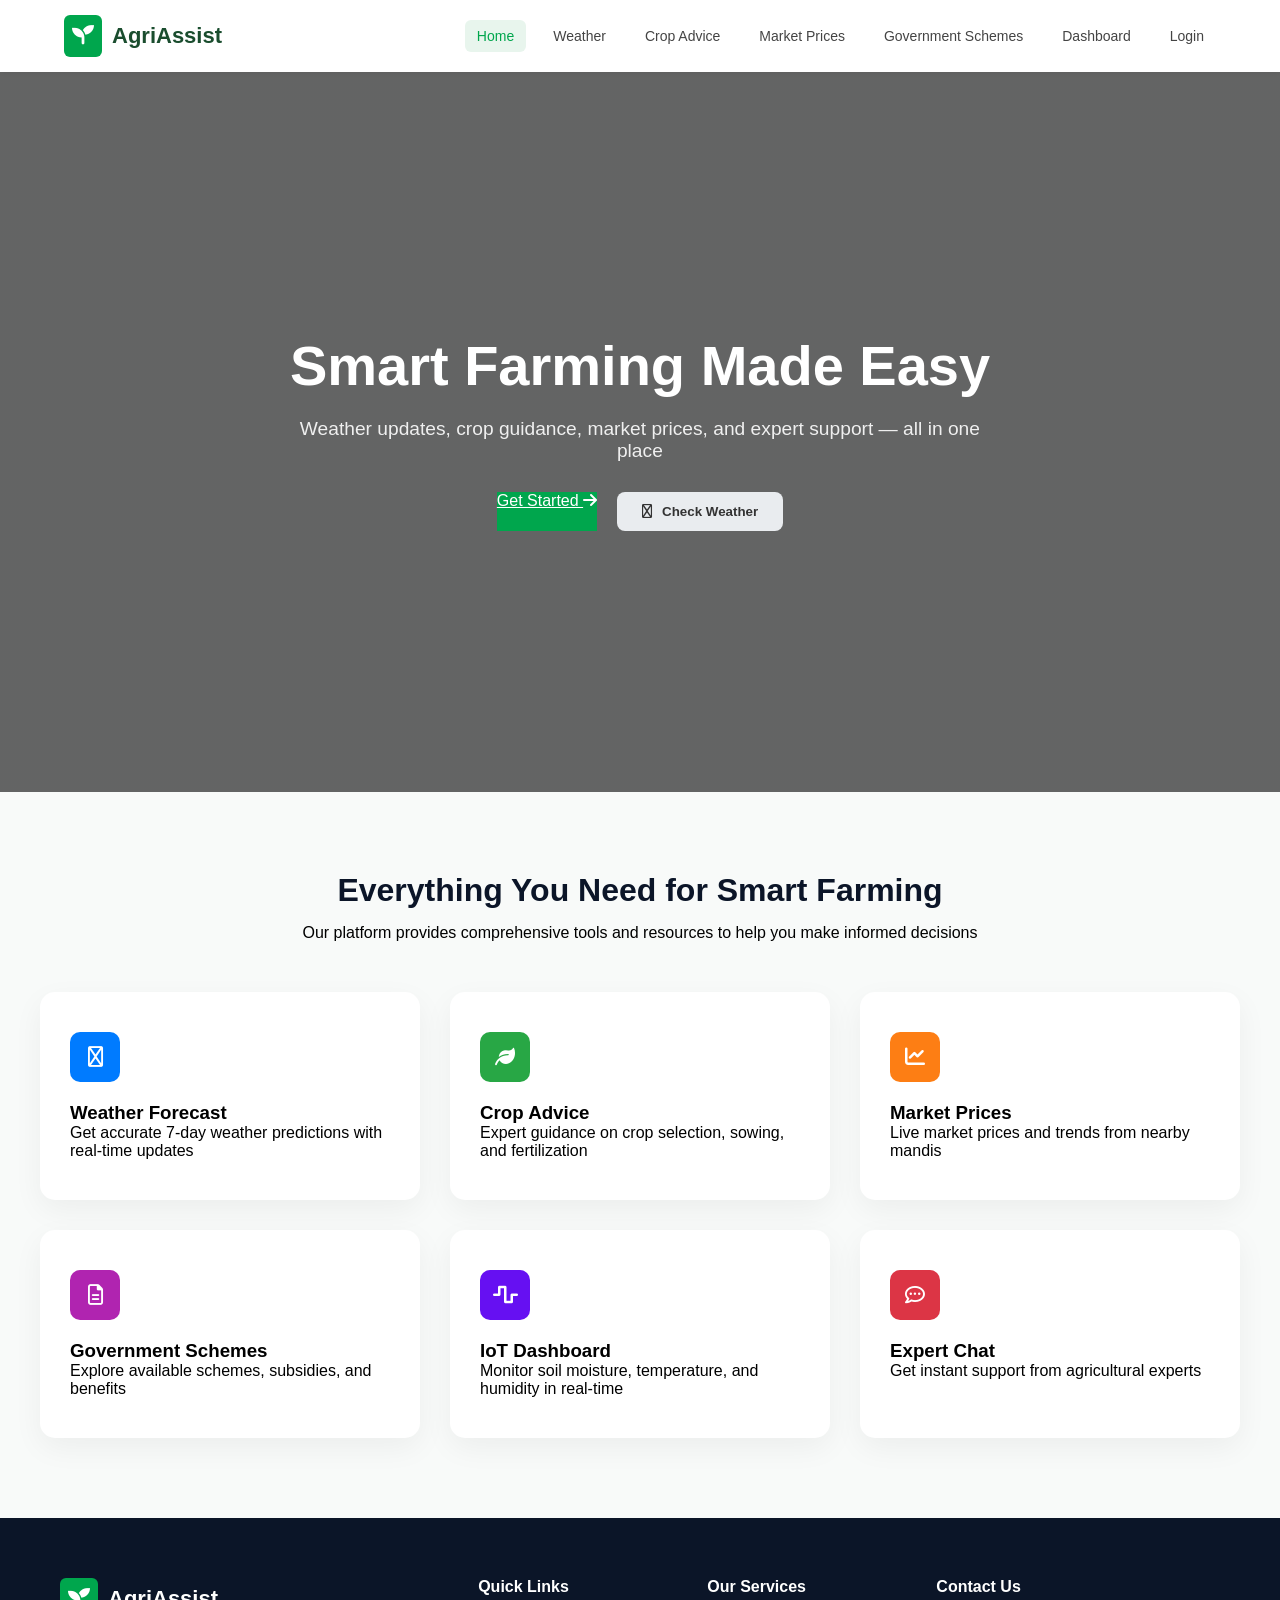
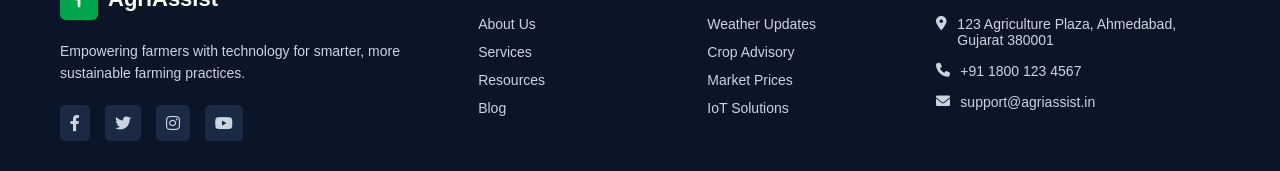
<file: index.html>
<!DOCTYPE html>
<html lang="en">
<head>
    <meta charset="UTF-8">
    <meta name="viewport" content="width=device-width, initial-scale=1.0">
    <title>AgriAssist - Smart Farming</title>
    <link rel="stylesheet" href="style.css">
    <link rel="stylesheet" href="https://cdnjs.cloudflare.com/ajax/libs/font-awesome/6.0.0/css/all.min.css">
    <link rel="icon" href="favicon.png">

</head>
<body>

    <header>
        <nav class="navbar">
            <div class="logo">
                <div class="logo-icon"><i class="fas fa-seedling"></i></div>
                <span>AgriAssist</span>
            </div>

               <ul class="nav-links">
    <li><a href="index.html" class="active">Home</a></li> 
    <li><a href="weather.html">Weather</a></li>
    <li><a href="cropadvice.html">Crop Advice</a></li>
    <li><a href="marketPrices.html">Market Prices</a></li>
    <li><a href="GovernmentSchemes.html">Government Schemes</a></li>
    <li><a href="dashboard.html">Dashboard</a></li>
    <li><a href="login.html">Login</a></li>
</ul>
            </ul>
        </nav>
    </header>

    <section class="hero">
        <div class="hero-content">
            <h1>Smart Farming Made Easy</h1>
            <p>Weather updates, crop guidance, market prices, and expert support — all in one place</p>
            <div class="hero-btns">
                <a class="btn-green" href="login.html">Get Started <i class="fas fa-arrow-right"></i></a>
                <button class="btn-white"><i class="far fa-cloud"></i> Check Weather</button>
            </div>
        </div>
    </section>

    <section class="features container">
        <div class="section-header">
            <h2>Everything You Need for Smart Farming</h2>
            <p>Our platform provides comprehensive tools and resources to help you make informed decisions</p>
        </div>

        <div class="features-grid">
            <div class="feature-card">
                <div class="icon-box blue"><i class="far fa-cloud"></i></div>
                <h3>Weather Forecast</h3>
                <p>Get accurate 7-day weather predictions with real-time updates</p>
            </div>
            <div class="feature-card">
                <div class="icon-box green"><i class="fas fa-leaf"></i></div>
                <h3>Crop Advice</h3>
                <p>Expert guidance on crop selection, sowing, and fertilization</p>
            </div>
            <div class="feature-card">
                <div class="icon-box orange"><i class="fas fa-chart-line"></i></div>
                <h3>Market Prices</h3>
                <p>Live market prices and trends from nearby mandis</p>
            </div>
            <div class="feature-card">
                <div class="icon-box purple"><i class="far fa-file-alt"></i></div>
                <h3>Government Schemes</h3>
                <p>Explore available schemes, subsidies, and benefits</p>
            </div>
            <div class="feature-card">
                <div class="icon-box indigo"><i class="fas fa-wave-square"></i></div>
                <h3>IoT Dashboard</h3>
                <p>Monitor soil moisture, temperature, and humidity in real-time</p>
            </div>
            <div class="feature-card">
                <div class="icon-box red"><i class="far fa-comment-dots"></i></div>
                <h3>Expert Chat</h3>
                <p>Get instant support from agricultural experts</p>
            </div>
        </div>
    </section>

    <footer>
        <div class="footer-container container">
            <div class="footer-brand">
                <div class="logo white-text">
                    <div class="logo-icon"><i class="fas fa-seedling"></i></div>
                    <span>AgriAssist</span>
                </div>
                <p>Empowering farmers with technology for smarter, more sustainable farming practices.</p>
                <div class="social-icons">
                    <i class="fab fa-facebook-f"></i>
                    <i class="fab fa-twitter"></i>
                    <i class="fab fa-instagram"></i>
                    <i class="fab fa-youtube"></i>
                </div>
            </div>
            <div class="footer-links">
                <h4>Quick Links</h4>
                <ul>
                    <li>About Us</li>
                    <li>Services</li>
                    <li>Resources</li>
                    <li>Blog</li>
                </ul>
            </div>
            <div class="footer-links">
                <h4>Our Services</h4>
                <ul>
                    <li>Weather Updates</li>
                    <li>Crop Advisory</li>
                    <li>Market Prices</li>
                    <li>IoT Solutions</li>
                </ul>
            </div>
            <div class="footer-contact">
                <h4>Contact Us</h4>
                <p><i class="fas fa-map-marker-alt"></i> 123 Agriculture Plaza, Ahmedabad, Gujarat 380001</p>
                <p><i class="fas fa-phone"></i> +91 1800 123 4567</p>
                <p><i class="fas fa-envelope"></i> support@agriassist.in</p>
            </div>
        </div>
    </footer>

</body>

</html>
</file>
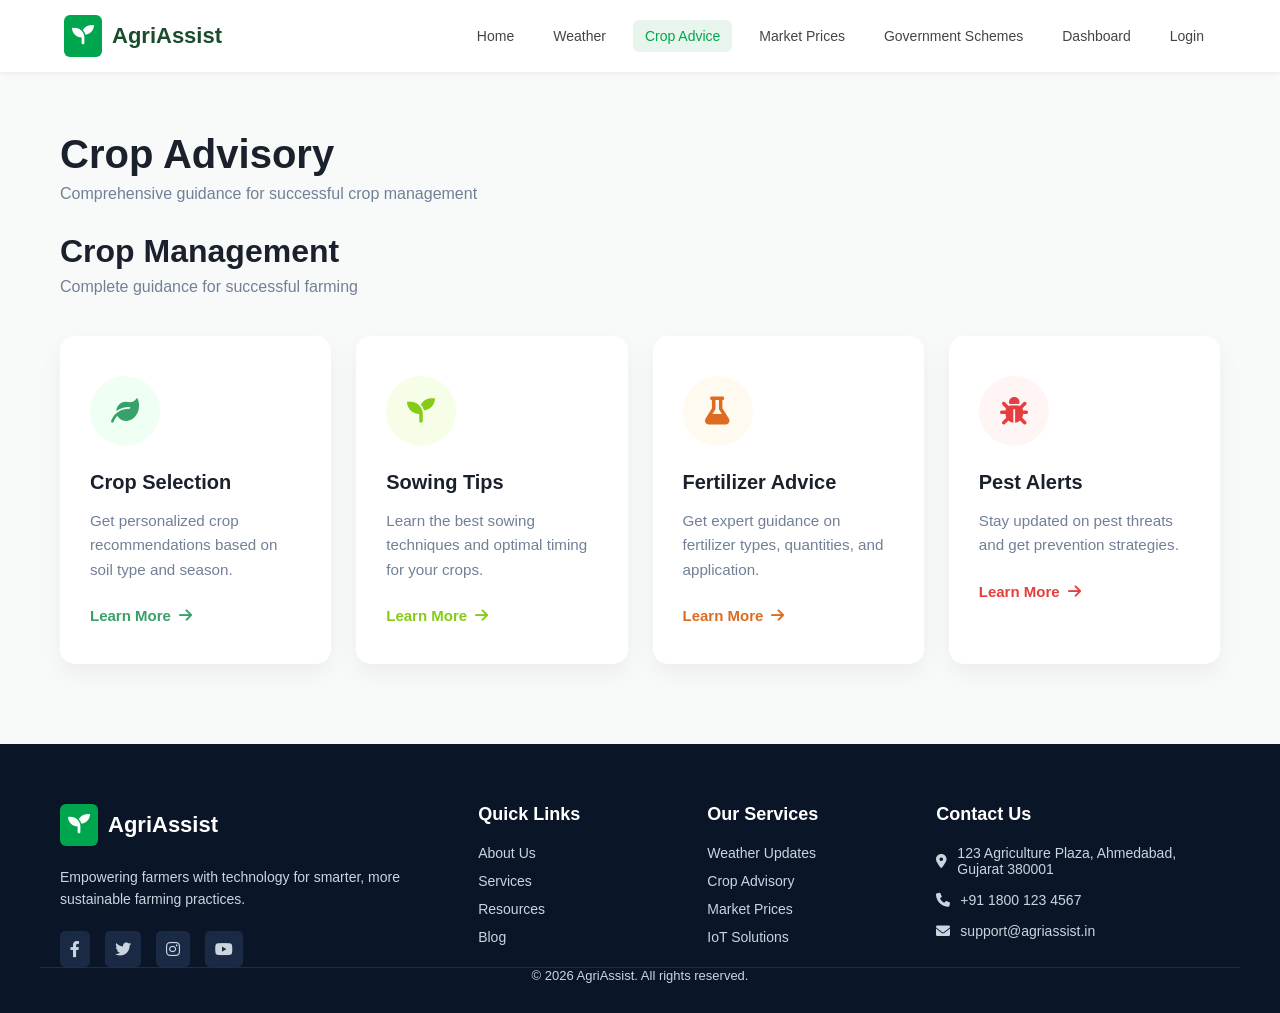
<file: cropadvice.html>
<!DOCTYPE html>
<html lang="en">

<head>
  <meta charset="UTF-8">
  <meta name="viewport" content="width=device-width, initial-scale=1.0">
  <title>Crop Advisory | AgriAssist</title>
  <link rel="stylesheet" href="cropadvice.css">
  <link rel="stylesheet" href="style.css">
  <link rel="stylesheet" href="https://cdnjs.cloudflare.com/ajax/libs/font-awesome/6.0.0/css/all.min.css">
  <link rel="icon" href="favicon.png">

</head>

<body>

  <header>
    <nav class="navbar">
      <div class="logo">
        <div class="logo-icon"><i class="fas fa-seedling"></i></div>
        <span>AgriAssist</span>
      </div>
     
        <ul class="nav-links">
          <li><a href="index.html">Home</a></li>
          <li><a href="weather.html">Weather</a></li>
          <li><a href="cropadvice.html" class="active">Crop Advice</a></li>
          <li><a href="marketPrices.html">Market Prices</a></li>
          <li><a href="GovernmentSchemes.html">Government Schemes</a></li>
          <li><a href="dashboard.html">Dashboard</a></li>
          <li><a href="login.html">Login</a></li>
        </ul>
      </ul>
    </nav>
  </header>

  <main class="container">
    <div class="section-title-area">
      <h1>Crop Advisory</h1>
      <p>Comprehensive guidance for successful crop management</p>
      <h2 class="sub-title">Crop Management</h2>
      <p class="sub-text">Complete guidance for successful farming</p>
    </div>

    <div class="crop-grid">
      <div class="crop-card">
        <div class="crop-icon-bg bg-light-green">
          <i class="fas fa-leaf text-green"></i>
        </div>
        <h3>Crop Selection</h3>
        <p>Get personalized crop recommendations based on soil type and season.</p>
        <a href="#" class="learn-more text-green">Learn More <i class="fas fa-arrow-right"></i></a>
      </div>

      <div class="crop-card">
        <div class="crop-icon-bg bg-light-lime">
          <i class="fas fa-seedling text-lime"></i>
        </div>
        <h3>Sowing Tips</h3>
        <p>Learn the best sowing techniques and optimal timing for your crops.</p>
        <a href="#" class="learn-more text-lime">Learn More <i class="fas fa-arrow-right"></i></a>
      </div>

      <div class="crop-card">
        <div class="crop-icon-bg bg-light-orange">
          <i class="fas fa-flask text-orange"></i>
        </div>
        <h3>Fertilizer Advice</h3>
        <p>Get expert guidance on fertilizer types, quantities, and application.</p>
        <a href="#" class="learn-more text-orange">Learn More <i class="fas fa-arrow-right"></i></a>
      </div>

      <div class="crop-card">
        <div class="crop-icon-bg bg-light-red">
          <i class="fas fa-bug text-red"></i>
        </div>
        <h3>Pest Alerts</h3>
        <p>Stay updated on pest threats and get prevention strategies.</p>
        <a href="#" class="learn-more text-red">Learn More <i class="fas fa-arrow-right"></i></a>
      </div>
    </div>
  </main>



  <!---Footer--->

  <footer>
    <div class="footer-container container">
      <div class="footer-brand">
        <div class="logo white-text">
          <div class="logo-icon"><i class="fas fa-seedling"></i></div>
          <span>AgriAssist</span>
        </div>
        <p>Empowering farmers with technology for smarter, more sustainable farming practices.</p>
        <div class="social-icons">
          <i class="fab fa-facebook-f"></i>
          <i class="fab fa-twitter"></i>
          <i class="fab fa-instagram"></i>
          <i class="fab fa-youtube"></i>
        </div>
      </div>
      <div class="footer-links">
        <h4>Quick Links</h4>
        <ul>
          <li>About Us</li>
          <li>Services</li>
          <li>Resources</li>
          <li>Blog</li>
        </ul>
      </div>
      <div class="footer-links">
        <h4>Our Services</h4>
        <ul>
          <li>Weather Updates</li>
          <li>Crop Advisory</li>
          <li>Market Prices</li>
          <li>IoT Solutions</li>
        </ul>
      </div>
      <div class="footer-contact">
        <h4>Contact Us</h4>
        <p><i class="fas fa-map-marker-alt"></i> 123 Agriculture Plaza, Ahmedabad, Gujarat 380001</p>
        <p><i class="fas fa-phone"></i> +91 1800 123 4567</p>
        <p><i class="fas fa-envelope"></i> support@agriassist.in</p>
      </div>
    </div>
    <div class="footer-bottom container">
      <p>&copy; 2026 AgriAssist. All rights reserved.</p>
    </div>
  </footer>



</body>

</html>
</file>
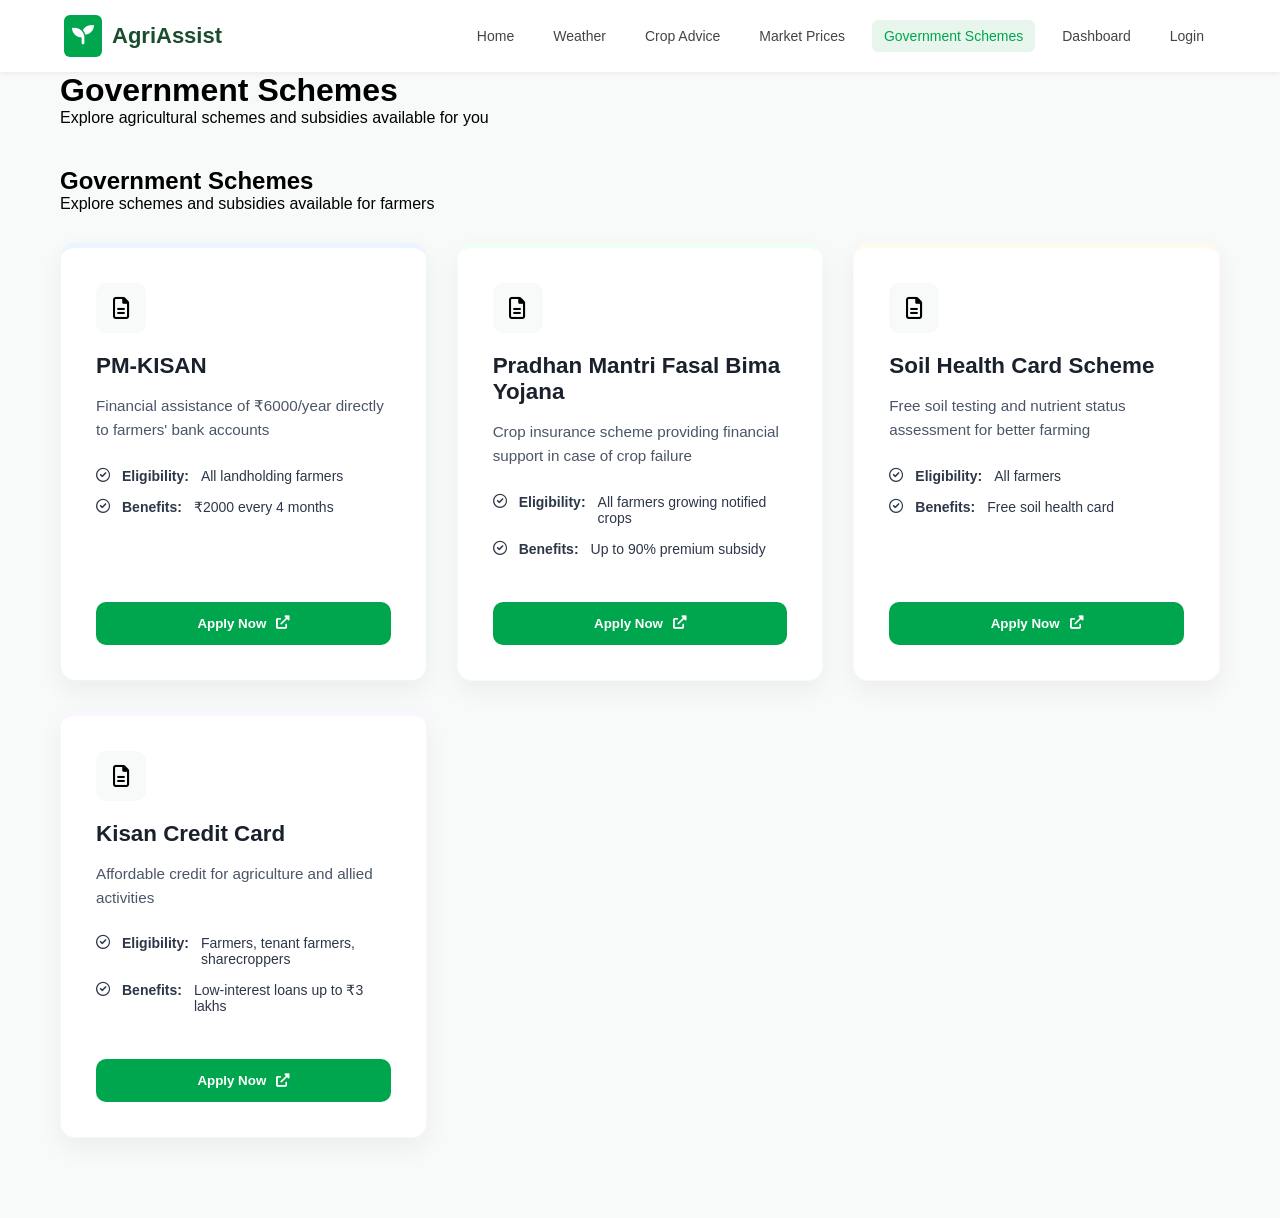
<file: GovernmentSchemes.html>
<!DOCTYPE html>
<html lang="en">

<head>
  <meta charset="UTF-8">
  <meta name="viewport" content="width=device-width, initial-scale=1.0">
  <title>Government Schemes | AgriAssist</title>
  <link rel="stylesheet" href="GovernmentSchemes.css">
  <link rel="stylesheet" href="style.css">
  <link rel="stylesheet" href="https://cdnjs.cloudflare.com/ajax/libs/font-awesome/6.0.0/css/all.min.css">
  <link rel="icon" href="favicon.png">

</head>

<body>

  <header>
    <nav class="navbar">
      <div class="logo">
        <div class="logo-icon"><i class="fas fa-seedling"></i></div>
        <span>AgriAssist</span>
      </div>
      <ul class="nav-links">
        <li><a href="index.html">Home</a></li>
        <li><a href="weather.html">Weather</a></li>
        <li><a href="cropadvice.html">Crop Advice</a></li>
        <li><a href="marketPrices.html">Market Prices</a></li>
        <li><a href="GovernmentSchemes.html" class="active">Government Schemes</a></li>
        <li><a href="Dashboard.html">Dashboard</a></li>
        <li><a href="login.html">Login</a></li> 
      </ul>
    </nav>
  </header>

  <main class="container">
    <div class="section-title-area">
      <h1>Government Schemes</h1>
      <p>Explore agricultural schemes and subsidies available for you</p>

      <div class="schemes-header">
        <h2>Government Schemes</h2>
        <p>Explore schemes and subsidies available for farmers</p>
      </div>
    </div>

    <div class="schemes-grid">
      <div class="scheme-card border-blue">
        <div class="scheme-icon-box"><i class="far fa-file-alt text-green"></i></div>
        <h3>PM-KISAN</h3>
        <p class="description">Financial assistance of ₹6000/year directly to farmers' bank accounts</p>
        <ul class="scheme-details">
          <li><i class="far fa-check-circle text-green"></i> <strong>Eligibility:</strong> All landholding farmers</li>
          <li><i class="far fa-check-circle text-green"></i> <strong>Benefits:</strong> ₹2000 every 4 months</li>
        </ul>
        <button class="btn-apply">Apply Now <i class="fas fa-external-link-alt"></i></button>
      </div>

      <div class="scheme-card border-green">
        <div class="scheme-icon-box"><i class="far fa-file-alt text-green"></i></div>
        <h3>Pradhan Mantri Fasal Bima Yojana</h3>
        <p class="description">Crop insurance scheme providing financial support in case of crop failure</p>
        <ul class="scheme-details">
          <li><i class="far fa-check-circle text-green"></i> <strong>Eligibility:</strong> All farmers growing notified
            crops</li>
          <li><i class="far fa-check-circle text-green"></i> <strong>Benefits:</strong> Up to 90% premium subsidy</li>
        </ul>
        <button class="btn-apply">Apply Now <i class="fas fa-external-link-alt"></i></button>
      </div>

      <div class="scheme-card border-orange">
        <div class="scheme-icon-box"><i class="far fa-file-alt text-green"></i></div>
        <h3>Soil Health Card Scheme</h3>
        <p class="description">Free soil testing and nutrient status assessment for better farming</p>
        <ul class="scheme-details">
          <li><i class="far fa-check-circle text-green"></i> <strong>Eligibility:</strong> All farmers</li>
          <li><i class="far fa-check-circle text-green"></i> <strong>Benefits:</strong> Free soil health card</li>
        </ul>
        <button class="btn-apply">Apply Now <i class="fas fa-external-link-alt"></i></button>
      </div>

      <div class="scheme-card border-purple">
        <div class="scheme-icon-box"><i class="far fa-file-alt text-green"></i></div>
        <h3>Kisan Credit Card</h3>
        <p class="description">Affordable credit for agriculture and allied activities</p>
        <ul class="scheme-details">
          <li><i class="far fa-check-circle text-green"></i> <strong>Eligibility:</strong> Farmers, tenant farmers,
            sharecroppers</li>
          <li><i class="far fa-check-circle text-green"></i> <strong>Benefits:</strong> Low-interest loans up to ₹3
            lakhs</li>
        </ul>
        <button class="btn-apply">Apply Now <i class="fas fa-external-link-alt"></i></button>
      </div>
    </div>
  </main>

</body>

</html>
</file>
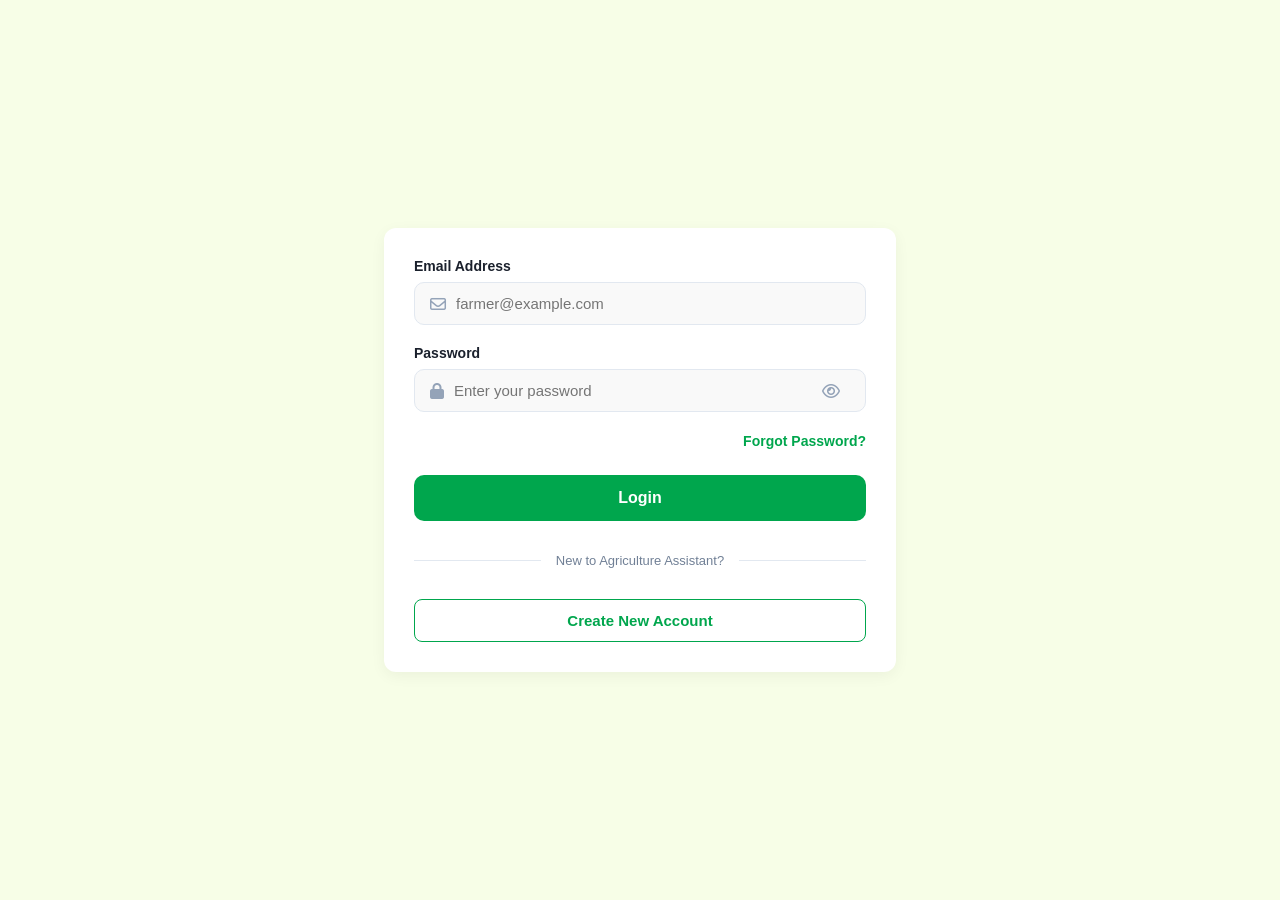
<file: login.html>
<!DOCTYPE html>
<html lang="en">

<head>
    <meta charset="UTF-8">
    <meta name="viewport" content="width=device-width, initial-scale=1.0">
    <title>Agriculture Assistant Login</title>
    <link rel="stylesheet" href="login.css">
    <link rel="stylesheet" href="https://cdnjs.cloudflare.com/ajax/libs/font-awesome/6.0.0/css/all.min.css">
    <link rel="icon" href="favicon.png">

</head>

<body>

<div class="login-card">
    <form onsubmit="event.preventDefault(); location.href='dashboard.html';">

        <div class="input-group">
            <label>Email Address</label>
            <div class="input-wrapper">
                <i class="far fa-envelope"></i>
                <input type="email" placeholder="farmer@example.com" required>
            </div>
        </div>

        <div class="input-group">
            <label>Password</label>
            <div class="input-wrapper">
                <i class="fas fa-lock"></i>
                <input type="password" placeholder="Enter your password" required>
                <i class="far fa-eye toggle-password"></i>
            </div>
        </div>

        <div class="forgot-pw">
            <a href="#">Forgot Password?</a>
        </div>

        <button type="submit" class="btn-login">Login</button>
    </form>

    <div class="divider">
        <span>New to Agriculture Assistant?</span>
    </div>

    <button class="btn-signup">Create New Account</button>
</div>

</body>

</html>
</file>
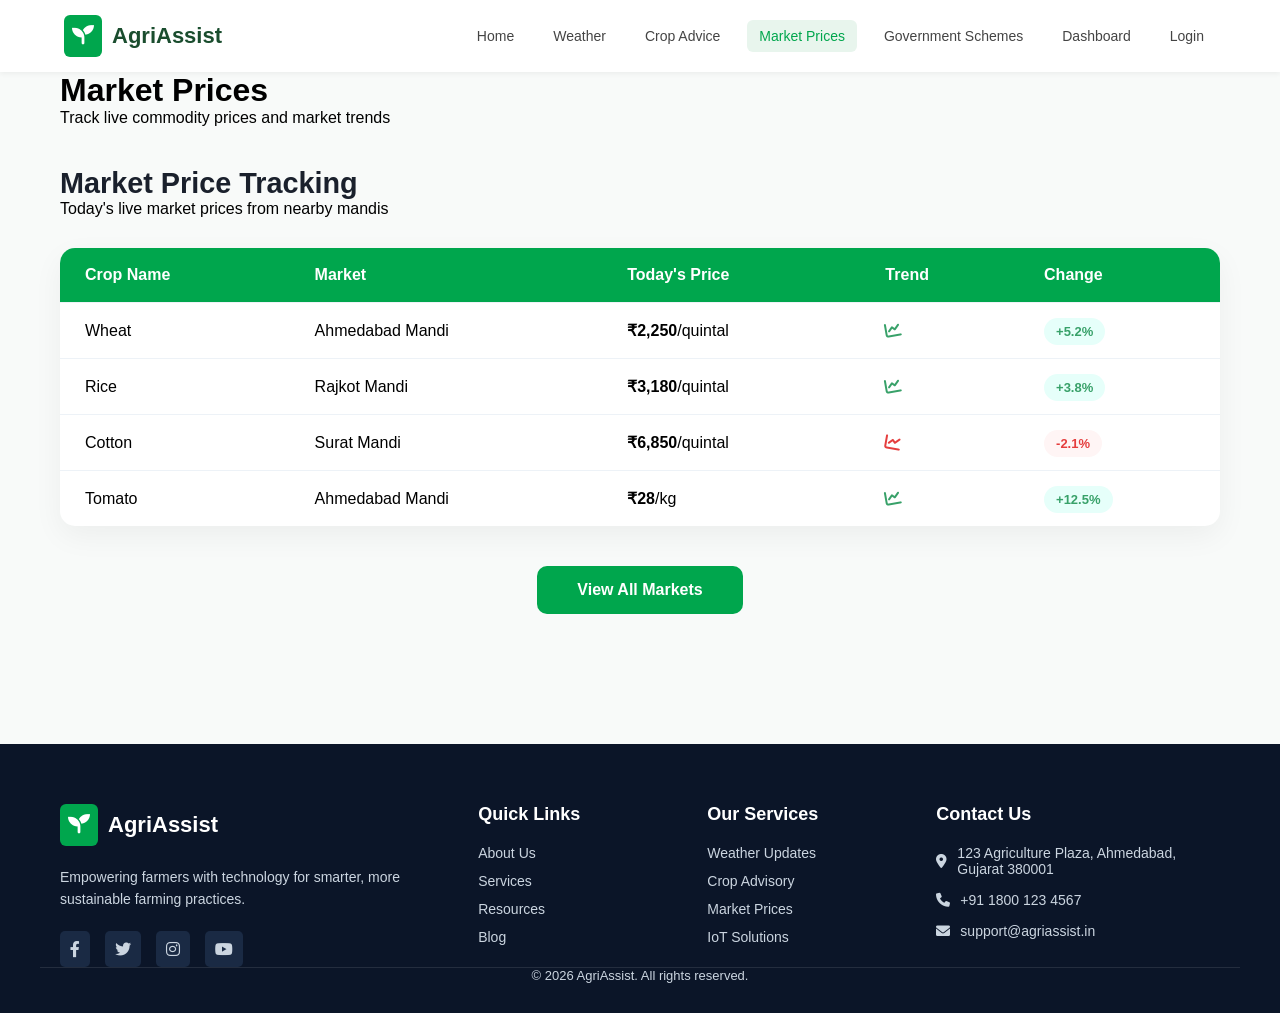
<file: marketPrices.html>
<!DOCTYPE html>
<html lang="en">
<head>
    <meta charset="UTF-8">
    <meta name="viewport" content="width=device-width, initial-scale=1.0">
    <title>Market Prices | AgriAssist</title>
    <link rel="stylesheet" href="marketPrices.css">
    <link rel="stylesheet" href="style.css">
    <link rel="stylesheet" href="https://cdnjs.cloudflare.com/ajax/libs/font-awesome/6.0.0/css/all.min.css">
    <link rel="icon" href="favicon.png">

</head>
<body>

    <header>
        <nav class="navbar">
            <div class="logo">
                <div class="logo-icon"><i class="fas fa-seedling"></i></div>
                <span>AgriAssist</span>
            </div>
            <ul class="nav-links">
                <li><a href="index.html">Home</a></li>
                <li><a href="weather.html">Weather</a></li>
                <li><a href="cropadvice.html">Crop Advice</a></li>
                <li><a href="marketPrices.html" class="active">Market Prices</a></li>
                <li><a href="GovernmentSchemes.html">Government Schemes</a></li>
                <li><a href="Dashboard.html">Dashboard</a></li>
                <li><a href="login.html">Login</a></li>
            </ul>
        </nav>
    </header>

    <main class="container">
        <div class="section-title-area">
            <h1>Market Prices</h1>
            <p>Track live commodity prices and market trends</p>
            
            <div class="market-header">
                <h2>Market Price Tracking</h2>
                <p>Today's live market prices from nearby mandis</p>
            </div>
        </div>

        <div class="table-container">
            <table class="market-table">
                <thead>
                    <tr>
                        <th>Crop Name</th>
                        <th>Market</th>
                        <th>Today's Price</th>
                        <th>Trend</th>
                        <th>Change</th>
                    </tr>
                </thead>
                <tbody>
                    <tr>
                        <td>Wheat</td>
                        <td>Ahmedabad Mandi</td>
                        <td><strong>₹2,250</strong>/quintal</td>
                        <td><i class="fas fa-chart-line trend-up"></i></td>
                        <td><span class="badge badge-up">+5.2%</span></td>
                    </tr>
                    <tr>
                        <td>Rice</td>
                        <td>Rajkot Mandi</td>
                        <td><strong>₹3,180</strong>/quintal</td>
                        <td><i class="fas fa-chart-line trend-up"></i></td>
                        <td><span class="badge badge-up">+3.8%</span></td>
                    </tr>
                    <tr>
                        <td>Cotton</td>
                        <td>Surat Mandi</td>
                        <td><strong>₹6,850</strong>/quintal</td>
                        <td><i class="fas fa-chart-line trend-down"></i></td>
                        <td><span class="badge badge-down">-2.1%</span></td>
                    </tr>
                    <tr>
                        <td>Tomato</td>
                        <td>Ahmedabad Mandi</td>
                        <td><strong>₹28</strong>/kg</td>
                        <td><i class="fas fa-chart-line trend-up"></i></td>
                        <td><span class="badge badge-up">+12.5%</span></td>
                    </tr>
                </tbody>
            </table>
        </div>

        <div class="center-btn">
            <button class="btn-green-large">View All Markets</button>
        </div>
    </main>



    

  <!---Footer--->

  <footer>
    <div class="footer-container container">
      <div class="footer-brand">
        <div class="logo white-text">
          <div class="logo-icon"><i class="fas fa-seedling"></i></div>
          <span>AgriAssist</span>
        </div>
        <p>Empowering farmers with technology for smarter, more sustainable farming practices.</p>
        <div class="social-icons">
          <i class="fab fa-facebook-f"></i>
          <i class="fab fa-twitter"></i>
          <i class="fab fa-instagram"></i>
          <i class="fab fa-youtube"></i>
        </div>
      </div>
      <div class="footer-links">
        <h4>Quick Links</h4>
        <ul>
          <li>About Us</li>
          <li>Services</li>
          <li>Resources</li>
          <li>Blog</li>
        </ul>
      </div>
      <div class="footer-links">
        <h4>Our Services</h4>
        <ul>
          <li>Weather Updates</li>
          <li>Crop Advisory</li>
          <li>Market Prices</li>
          <li>IoT Solutions</li>
        </ul>
      </div>
      <div class="footer-contact">
        <h4>Contact Us</h4>
        <p><i class="fas fa-map-marker-alt"></i> 123 Agriculture Plaza, Ahmedabad, Gujarat 380001</p>
        <p><i class="fas fa-phone"></i> +91 1800 123 4567</p>
        <p><i class="fas fa-envelope"></i> support@agriassist.in</p>
      </div>
    </div>
    <div class="footer-bottom container">
      <p>&copy; 2026 AgriAssist. All rights reserved.</p>
    </div>
  </footer>

    </body>
</html>
</file>
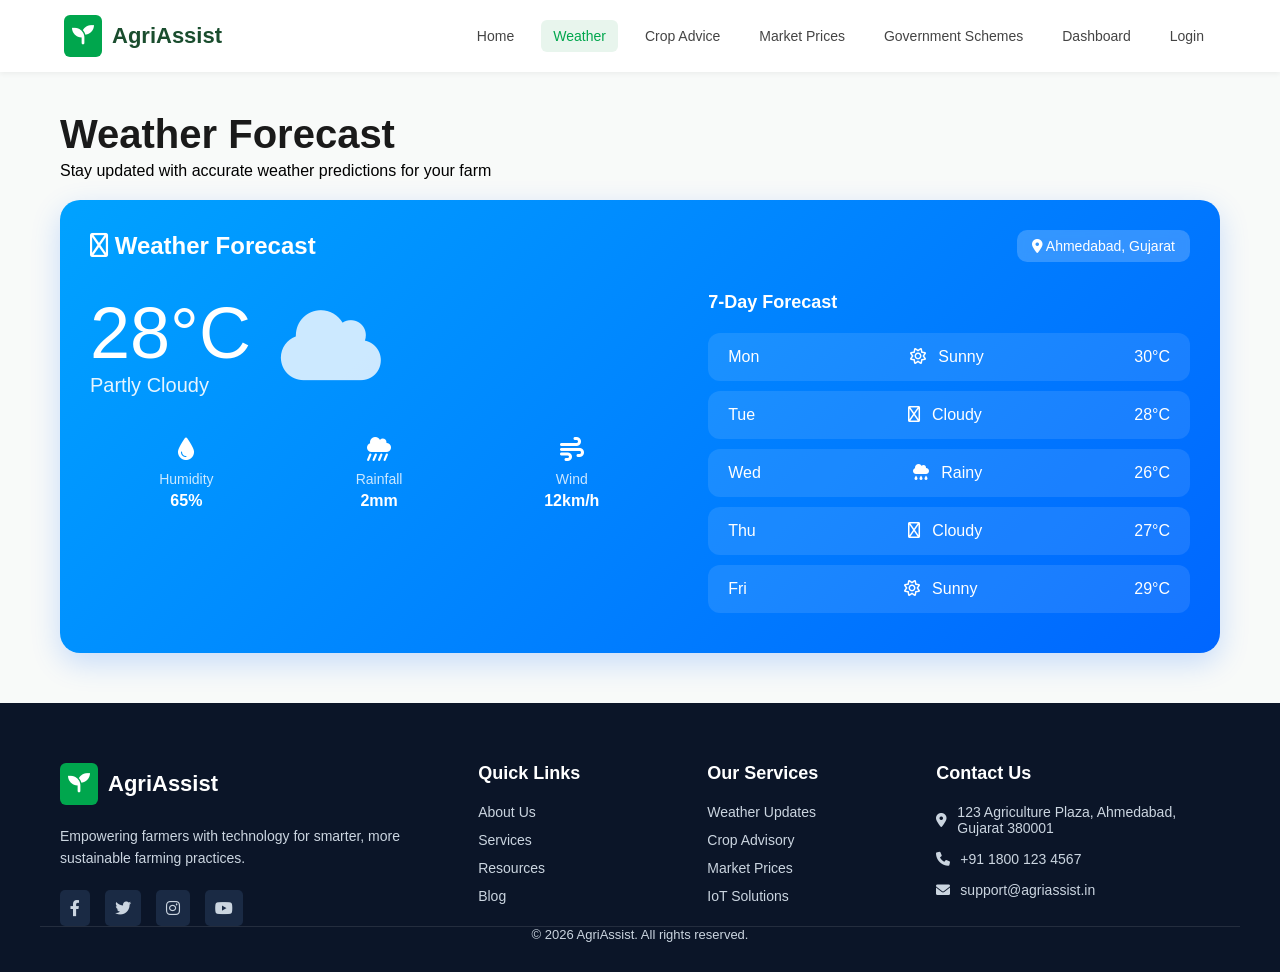
<file: weather.html>
<!DOCTYPE html>
<html lang="en">

<head>
  <meta charset="UTF-8">
  <meta name="viewport" content="width=device-width, initial-scale=1.0">
  <title>Weather Forecast | AgriAssist</title>
  <link rel="stylesheet" href="weather.css">
  <link rel="stylesheet" href="style.css">
  <link rel="stylesheet" href="https://cdnjs.cloudflare.com/ajax/libs/font-awesome/6.0.0/css/all.min.css">
  <link rel="icon" href="favicon.png">

</head>

<body>

  <header>
    <nav class="navbar">
      <div class="logo">
        <div class="logo-icon"><i class="fas fa-seedling"></i></div>
        <span>AgriAssist</span>
      </div>
      
        <ul class="nav-links">
          <li><a href="index.html">Home</a></li>
          <li><a href="weather.html" class="active">Weather</a></li>
          <li><a href="cropadvice.html">Crop Advice</a></li>
          <li><a href="marketPrices.html">Market Prices</a></li>
          <li><a href="GovernmentSchemes.html">Government Schemes</a></li>
          <li><a href="Dashboard.html">Dashboard</a></li>
          <li><a href="login.html">Login</a></li>

        </ul>
      </ul>
    </nav>
  </header>

  <main class="container">
    <div class="weather-title-section">
      <h1>Weather Forecast</h1>
      <p>Stay updated with accurate weather predictions for your farm</p>
    </div>

    <div class="weather-card-main">
      <div class="weather-header-row">
        <h2><i class="far fa-cloud"></i> Weather Forecast</h2>
        <div class="location-badge">
          <i class="fas fa-map-marker-alt"></i> Ahmedabad, Gujarat
        </div>
      </div>

      <div class="weather-grid">
        <div class="current-weather">
          <div class="temp-main">
            <div class="temp-text">
              <h3>28°C</h3>
              <p>Partly Cloudy</p>
            </div>
            <i class="fas fa-cloud temp-icon"></i>
          </div>

          <div class="weather-stats">
            <div class="stat">
              <i class="fas fa-tint"></i>
              <span>Humidity</span>
              <strong>65%</strong>
            </div>
            <div class="stat">
              <i class="fas fa-cloud-showers-heavy"></i>
              <span>Rainfall</span>
              <strong>2mm</strong>
            </div>
            <div class="stat">
              <i class="fas fa-wind"></i>
              <span>Wind</span>
              <strong>12km/h</strong>
            </div>
          </div>
        </div>

        <div class="forecast-list">
          <h4>7-Day Forecast</h4>
          <div class="forecast-item">
            <span>Mon</span>
            <span><i class="far fa-sun"></i> Sunny</span>
            <span>30°C</span>
          </div>
          <div class="forecast-item">
            <span>Tue</span>
            <span><i class="far fa-cloud"></i> Cloudy</span>
            <span>28°C</span>
          </div>
          <div class="forecast-item">
            <span>Wed</span>
            <span><i class="fas fa-cloud-rain"></i> Rainy</span>
            <span>26°C</span>
          </div>
          <div class="forecast-item">
            <span>Thu</span>
            <span><i class="far fa-cloud"></i> Cloudy</span>
            <span>27°C</span>
          </div>
          <div class="forecast-item">
            <span>Fri</span>
            <span><i class="far fa-sun"></i> Sunny</span>
            <span>29°C</span>
          </div>
        </div>
      </div>
    </div>
  </main>

  <!---Footer--->

  <footer>
    <div class="footer-container container">
      <div class="footer-brand">
        <div class="logo white-text">
          <div class="logo-icon"><i class="fas fa-seedling"></i></div>
          <span>AgriAssist</span>
        </div>
        <p>Empowering farmers with technology for smarter, more sustainable farming practices.</p>
        <div class="social-icons">
          <i class="fab fa-facebook-f"></i>
          <i class="fab fa-twitter"></i>
          <i class="fab fa-instagram"></i>
          <i class="fab fa-youtube"></i>
        </div>
      </div>
      <div class="footer-links">
        <h4>Quick Links</h4>
        <ul>
          <li>About Us</li>
          <li>Services</li>
          <li>Resources</li>
          <li>Blog</li>
        </ul>
      </div>
      <div class="footer-links">
        <h4>Our Services</h4>
        <ul>
          <li>Weather Updates</li>
          <li>Crop Advisory</li>
          <li>Market Prices</li>
          <li>IoT Solutions</li>
        </ul>
      </div>
      <div class="footer-contact">
        <h4>Contact Us</h4>
        <p><i class="fas fa-map-marker-alt"></i> 123 Agriculture Plaza, Ahmedabad, Gujarat 380001</p>
        <p><i class="fas fa-phone"></i> +91 1800 123 4567</p>
        <p><i class="fas fa-envelope"></i> support@agriassist.in</p>
      </div>
    </div>
    <div class="footer-bottom container">
      <p>&copy; 2026 AgriAssist. All rights reserved.</p>
    </div>
  </footer>

</body>

</html>
</file>
<file: style.css>
/* responsive CSS*/

@media (max-width: 900px) {
  .features-grid { grid-template-columns: repeat(2, 1fr); }
  .footer-container { grid-template-columns: 1fr 1fr; }
}

@media (max-width: 600px) {
  .hero { height: auto; padding: 80px 20px; }
  .hero h1 { font-size: 2.2rem; }
  .hero-btns { flex-direction: column; align-items: center; }
  .features-grid { grid-template-columns: 1fr; }
  .footer-container { grid-template-columns: 1fr; }
  .nav-links { flex-wrap: wrap; justify-content: center; }
}

:root {
    --primary-green: #00a64d;
    --dark-blue: #0b1528;
    --text-gray: #666;
    --white: #ffffff;
}

* { margin: 0; padding: 0; box-sizing: border-box; font-family: 'Segoe UI', sans-serif; }

body { background-color: #f8faf9; }
.container { max-width: 1200px; margin: 0 auto; padding: 0 20px; }

/* Navbar */
.navbar {
    display: flex; justify-content: space-between; align-items: center;
    padding: 15px 5%; background: white; box-shadow: 0 2px 5px rgba(0,0,0,0.05);
}
.logo { display: flex; align-items: center; gap: 10px; font-size: 22px; font-weight: bold; color: #1a4d2e; }
.logo-icon { background: var(--primary-green); color: white; padding: 8px; border-radius: 6px; }
.nav-links { display: flex; list-style: none; gap: 15px; }
.nav-links a { text-decoration: none; color: #444; font-size: 14px; display: flex; align-items: center; gap: 5px; padding: 8px 12px; border-radius: 6px; }
.nav-links a.active { background: #e8f5ed; color: var(--primary-green); }

/* Hero */
.hero {
    height: 80vh;
    background: linear-gradient(rgba(0,0,0,0.6), rgba(0,0,0,0.6)), url('https://images.unsplash.com/photo-1500382017468-9049fed747ef?auto=format&fit=crop&w=1600&q=80');
    background-size: cover; background-position: center;
    display: flex; align-items: center; justify-content: center; text-align: center; color: white;
}
.hero h1 { font-size: 3.5rem; margin-bottom: 20px; }
.hero p { font-size: 1.2rem; max-width: 700px; margin-bottom: 30px; opacity: 0.9; }

.hero-btns { display: flex; gap: 20px; justify-content: center; }
button { padding: 12px 25px; border-radius: 8px; border: none; font-weight: 600; cursor: pointer; display: flex; align-items: center; gap: 10px; }
.btn-green { background: var(--primary-green); color: white; }
.btn-white { background: #e9ecef; color: #333; }

/* Features Section */
.features { padding: 80px 0; }
.section-header { text-align: center; margin-bottom: 50px; }
.section-header h2 { font-size: 2rem; color: #0b1528; margin-bottom: 15px; }
.features-grid { display: grid; grid-template-columns: repeat(3, 1fr); gap: 30px; }

.feature-card {
    background: white; padding: 40px 30px; border-radius: 15px;
    box-shadow: 0 10px 30px rgba(0,0,0,0.05); transition: 0.3s;
}
.feature-card:hover { transform: translateY(-10px); }
.icon-box { width: 50px; height: 50px; border-radius: 10px; display: flex; align-items: center; justify-content: center; color: white; font-size: 20px; margin-bottom: 20px; }

/* Icon Colors from your design */
.blue { background: #007bff; } .green { background: #28a745; } .orange { background: #fd7e14; }
.purple { background: #b024b0; } .indigo { background: #6610f2; } .red { background: #dc3545; }

/* Footer */
footer { background: var(--dark-blue); color: #cbd5e0; padding: 60px 0 30px; }
.footer-container { display: grid; grid-template-columns: 2fr 1fr 1fr 1.5fr; gap: 40px; }
.footer-brand p { margin-top: 20px; font-size: 14px; line-height: 1.6; }
.white-text { color: white; }
.footer-links h4, .footer-contact h4 { color: white; margin-bottom: 20px; }
.footer-links ul { list-style: none; }
.footer-links li { margin-bottom: 12px; font-size: 14px; cursor: pointer; }
.footer-contact p { font-size: 14px; margin-bottom: 15px; display: flex; gap: 10px; }
.social-icons { display: flex; gap: 15px; margin-top: 20px; }
.social-icons i { background: #1a2a44; padding: 10px; border-radius: 5px; cursor: pointer; }
</file>
<file: cropadvice.css>
/* Crop Advisory Specific Styles */
.section-title-area {
    padding: 60px 0 40px;
}

.section-title-area h1 { font-size: 2.5rem; color: #1a202c; }
.section-title-area .sub-title { font-size: 2rem; color: #1a202c; margin-top: 30px; }
.section-title-area p { color: #718096; margin-top: 8px; }

.crop-grid {
    display: grid;
    grid-template-columns: repeat(auto-fit, minmax(250px, 1fr));
    gap: 25px;
    margin-bottom: 80px;
}

.crop-card {
    background: #fff;
    padding: 40px 30px;
    border-radius: 15px;
    text-align: left;
    box-shadow: 0 10px 25px rgba(0,0,0,0.05);
    transition: transform 0.3s ease;
}

.crop-card:hover {
    transform: translateY(-10px);
}

.crop-icon-bg {
    width: 70px;
    height: 70px;
    border-radius: 50%;
    display: flex;
    justify-content: center;
    align-items: center;
    font-size: 28px;
    margin-bottom: 25px;
}

.crop-card h3 {
    font-size: 1.25rem;
    color: #1a202c;
    margin-bottom: 15px;
}

.crop-card p {
    color: #718096;
    font-size: 0.95rem;
    line-height: 1.6;
    margin-bottom: 25px;
}

.learn-more {
    text-decoration: none;
    font-weight: 600;
    display: flex;
    align-items: center;
    gap: 8px;
    font-size: 15px;
}

/* Specific Colors from your Design */
.bg-light-green { background-color: #f0fff4; }
.text-green { color: #38a169; }

.bg-light-lime { background-color: #f7fee7; }
.text-lime { color: #84cc16; }

.bg-light-orange { background-color: #fffaf0; }
.text-orange { color: #dd6b20; }

.bg-light-red { background-color: #fff5f5; }
.text-red { color: #e53e3e; }


/*Footer Styles */


/* Footer Styles */
footer {
    background: #0b1528; /* The dark blue from your screenshot */
    color: #cbd5e0;
    padding: 60px 0 20px;
    margin-top: 50px; /* Adds space between weather card and footer */
}

.footer-container {
    display: grid;
    grid-template-columns: 2fr 1fr 1fr 1.5fr;
    gap: 40px;
}

.footer-brand .white-text {
    color: #fff;
    margin-bottom: 20px;
}

.footer-links h4, .footer-contact h4 {
    color: #fff;
    margin-bottom: 20px;
    font-size: 18px;
}

.footer-links ul {
    list-style: none;
}

.footer-links li {
    margin-bottom: 12px;
    font-size: 14px;
    transition: 0.3s;
    cursor: pointer;
}

.footer-links li:hover {
    color: #00a64d;
}

.footer-contact p {
    font-size: 14px;
    margin-bottom: 15px;
    display: flex;
    align-items: center;
    gap: 10px;
}

.footer-bottom {
    border-top: 1px solid rgba(255,255,255,0.1);
    margin-top: 40px;
    padding-top: 20px;
    text-align: center;
    font-size: 13px;
}
</file>
<file: GovernmentSchemes.css>
/* Government Schemes Styles */
.schemes-header {
    margin-top: 40px;
    margin-bottom: 30px;
}

.schemes-grid {
    display: grid;
    grid-template-columns: repeat(auto-fit, minmax(320px, 1fr));
    gap: 30px;
    margin-bottom: 80px;
}

.scheme-card {
    background: #fff;
    padding: 35px;
    border-radius: 15px;
    border-top: 5px solid transparent; /* Placeholder for colors */
    box-shadow: 0 10px 25px rgba(0,0,0,0.05);
    display: flex;
    flex-direction: column;
}

/* Card Border Colors */
.border-blue { border-top-color: #ebf4ff; border-left: 1px solid #ebf4ff; border-right: 1px solid #ebf4ff; border-bottom: 1px solid #ebf4ff; }
.border-green { border-top-color: #f0fff4; border-left: 1px solid #f0fff4; border-right: 1px solid #f0fff4; border-bottom: 1px solid #f0fff4; }
.border-orange { border-top-color: #fffaf0; border-left: 1px solid #fffaf0; border-right: 1px solid #fffaf0; border-bottom: 1px solid #fffaf0; }
.border-purple { border-top-color: #faf5ff; border-left: 1px solid #faf5ff; border-right: 1px solid #faf5ff; border-bottom: 1px solid #faf5ff; }

.scheme-icon-box {
    width: 50px;
    height: 50px;
    background: #f8faf9;
    border-radius: 10px;
    display: flex;
    align-items: center;
    justify-content: center;
    font-size: 22px;
    margin-bottom: 20px;
}

.scheme-card h3 {
    font-size: 1.4rem;
    color: #1a202c;
    margin-bottom: 15px;
}

.scheme-card .description {
    color: #4a5568;
    font-size: 0.95rem;
    line-height: 1.6;
    margin-bottom: 25px;
}

.scheme-details {
    list-style: none;
    margin-bottom: 30px;
}

.scheme-details li {
    display: flex;
    gap: 12px;
    margin-bottom: 15px;
    font-size: 14px;
    color: #2d3748;
}

.btn-apply {
    margin-top: auto;
    background-color: #00a64d;
    color: white;
    border: none;
    padding: 14px;
    border-radius: 10px;
    font-weight: 600;
    cursor: pointer;
    display: flex;
    align-items: center;
    justify-content: center;
    gap: 10px;
    transition: 0.3s;
}

.btn-apply:hover {
    background-color: #008a40;
}
</file>
<file: login.css>
:root {
    --primary-green: #00a64d;
    --text-dark: #1a202c;
    --text-muted: #718096;
    --bg-light: #f7fee7; /* Light lime background like your Figma */
}

* {
    margin: 0;
    padding: 0;
    box-sizing: border-box;
    font-family: 'Segoe UI', Tahoma, Geneva, Verdana, sans-serif;
}

body {
    background-color: var(--bg-light);
    display: flex;
    justify-content: center;
    align-items: center;
    min-height: 100vh;
    margin: 0;
}

.login-container {
    width: 100%;
    max-width: 450px;
    padding: 20px;
    display: flex;
    flex-direction: column;
    align-items: center;
}

/* Header Section */
.header-section {
    text-align: center;
    margin-bottom: 30px;
}

.logo-circle {
    background-color: var(--primary-green);
    color: white;
    width: 65px;
    height: 65px;
    border-radius: 50%;
    display: flex;
    justify-content: center;
    align-items: center;
    font-size: 32px;
    margin: 0 auto 15px;
}

.header-section h1 {
    color: #1a4d2e;
    font-size: 28px;
    margin-bottom: 8px;
}

.header-section p {
    color: var(--text-muted);
    font-size: 14px;
}

/* The Login Card */
.login-card {
    background: white;
    width: 40%;
    padding: 30px;
    border-radius: 12px;
    box-shadow: 0 4px 15px rgba(0, 0, 0, 0.05);
}

.input-group {
    margin-bottom: 20px;
}

.input-group label {
    display: block;
    font-weight: 600;
    margin-bottom: 8px;
    color: var(--text-dark);
    font-size: 14px;
}

.input-wrapper {
    position: relative;
    display: flex;
    align-items: center;
    background-color: #f9f9f9;
    border: 1px solid #e2e8f0;
    border-radius: 10px;
    padding: 12px 15px;
}

.input-wrapper i {
    color: #94a3b8;
    margin-right: 10px;
}

.input-wrapper input {
    border: none;
    background: transparent;
    outline: none;
    width: 100%;
    font-size: 15px;
}

.toggle-password {
    cursor: pointer;
    margin-left: 10px;
}

/* Forgot Password */
.forgot-pw {
    text-align: right;
    margin-bottom: 25px;
}

.forgot-pw a {
    color: var(--primary-green);
    text-decoration: none;
    font-size: 14px;
    font-weight: 600;
}

/* Buttons */
.btn-login {
    width: 100%;
    padding: 14px;
    background-color: var(--primary-green);
    color: white;
    border: none;
    border-radius: 10px;
    font-size: 16px;
    font-weight: bold;
    cursor: pointer;
    transition: background 0.3s;
}

.btn-login:hover {
    background-color: #008a40;
}

.divider {
    text-align: center;
    margin: 30px 0;
    position: relative;
}

.divider::before {
    content: "";
    position: absolute;
    top: 50%;
    left: 0;
    width: 100%;
    height: 1px;
    background: #e2e8f0;
    z-index: 1;
}

.divider span {
    background: white;
    padding: 0 15px;
    color: var(--text-muted);
    font-size: 13px;
    position: relative;
    z-index: 2;
}

.btn-signup {
    width: 100%;
    padding: 12px;
    background-color: white;
    color: var(--primary-green);
    border: 1px solid var(--primary-green);
    border-radius: 8px;
    font-size: 15px;
    font-weight: 600;
    cursor: pointer;
}
</file>
<file: marketPrices.css>
/* Market Price Table Styles */
.market-header {
    margin-top: 40px;
    margin-bottom: 30px;
}

.market-header h2 {
    font-size: 1.8rem;
    color: #1a202c;
}

.table-container {
    background: #fff;
    border-radius: 15px;
    overflow: hidden; /* Important for rounded table corners */
    box-shadow: 0 10px 30px rgba(0,0,0,0.05);
    margin-bottom: 40px;
}

.market-table {
    width: 100%;
    border-collapse: collapse;
    text-align: left;
}

.market-table thead tr {
    background-color: #00a64d; /* AgriAssist Green */
    color: #ffffff;
}

.market-table th, .market-table td {
    padding: 18px 25px;
    border-bottom: 1px solid #edf2f7;
}

.market-table tbody tr:last-child td {
    border-bottom: none;
}

.market-table tbody tr:hover {
    background-color: #f8faf9;
}

/* Trend and Badge Styles */
.trend-up { color: #38a169; transform: rotate(-10deg); }
.trend-down { color: #e53e3e; transform: rotate(10deg); }

.badge {
    padding: 6px 12px;
    border-radius: 20px;
    font-size: 13px;
    font-weight: 600;
}

.badge-up {
    background-color: #e6fffa;
    color: #38a169;
}

.badge-down {
    background-color: #fff5f5;
    color: #e53e3e;
}

/* Bottom Button */
.center-btn {
    display: flex;
    justify-content: center;
    padding-bottom: 80px;
}

.btn-green-large {
    background-color: #00a64d;
    color: white;
    padding: 15px 40px;
    border: none;
    border-radius: 10px;
    font-size: 16px;
    font-weight: 600;
    cursor: pointer;
    transition: 0.3s;
}

.btn-green-large:hover {
    background-color: #008a40;
    transform: scale(1.05);
}


/*Footer Styles */


/* Footer Styles */
footer {
    background: #0b1528; /* The dark blue from your screenshot */
    color: #cbd5e0;
    padding: 60px 0 20px;
    margin-top: 50px; /* Adds space between weather card and footer */
}

.footer-container {
    display: grid;
    grid-template-columns: 2fr 1fr 1fr 1.5fr;
    gap: 40px;
}

.footer-brand .white-text {
    color: #fff;
    margin-bottom: 20px;
}

.footer-links h4, .footer-contact h4 {
    color: #fff;
    margin-bottom: 20px;
    font-size: 18px;
}

.footer-links ul {
    list-style: none;
}

.footer-links li {
    margin-bottom: 12px;
    font-size: 14px;
    transition: 0.3s;
    cursor: pointer;
}

.footer-links li:hover {
    color: #00a64d;
}

.footer-contact p {
    font-size: 14px;
    margin-bottom: 15px;
    display: flex;
    align-items: center;
    gap: 10px;
}

.footer-bottom {
    border-top: 1px solid rgba(255,255,255,0.1);
    margin-top: 40px;
    padding-top: 20px;
    text-align: center;
    font-size: 13px;
}
</file>
<file: weather.css>
/* Weather Section Styles */
.weather-title-section {
    padding: 40px 0 20px;
}

.weather-title-section h1 {
    font-size: 2.5rem;
    color: #1a1a1a;
    margin-bottom: 5px;
}

.weather-card-main {
    background: linear-gradient(135deg, #00a2ff 0%, #0066ff 100%);
    border-radius: 20px;
    padding: 30px;
    color: white;
    box-shadow: 0 10px 30px rgba(0, 102, 255, 0.2);
}

.weather-header-row {
    display: flex;
    justify-content: space-between;
    align-items: center;
    margin-bottom: 30px;
}

.location-badge {
    background: rgba(255, 255, 255, 0.2);
    padding: 8px 15px;
    border-radius: 10px;
    font-size: 14px;
    backdrop-filter: blur(5px);
}

.weather-grid {
    display: grid;
    grid-template-columns: 1.2fr 1fr;
    gap: 40px;
}

/* Current Weather Styles */
.temp-main {
    display: flex;
    align-items: center;
    gap: 30px;
    margin-bottom: 40px;
}

.temp-text h3 { font-size: 72px; font-weight: 400; }
.temp-text p { font-size: 20px; opacity: 0.9; }
.temp-icon { font-size: 80px; opacity: 0.8; }

.weather-stats {
    display: grid;
    grid-template-columns: repeat(3, 1fr);
    text-align: center;
}

.stat i { display: block; font-size: 24px; margin-bottom: 10px; }
.stat span { display: block; font-size: 14px; opacity: 0.8; margin-bottom: 5px; }

/* Forecast List Styles */
.forecast-list h4 { margin-bottom: 20px; font-size: 18px; }

.forecast-item {
    background: rgba(255, 255, 255, 0.1);
    margin-bottom: 10px;
    padding: 15px 20px;
    border-radius: 12px;
    display: flex;
    justify-content: space-between;
    align-items: center;
    transition: 0.3s;
}

.forecast-item:hover {
    background: rgba(255, 255, 255, 0.2);
}

.forecast-item i { margin-right: 8px; }


/*Footer Styles */

/* Footer Styles */
footer {
    background: #0b1528; /* The dark blue from your screenshot */
    color: #cbd5e0;
    padding: 60px 0 20px;
    margin-top: 50px; /* Adds space between weather card and footer */
}

.footer-container {
    display: grid;
    grid-template-columns: 2fr 1fr 1fr 1.5fr;
    gap: 40px;
}

.footer-brand .white-text {
    color: #fff;
    margin-bottom: 20px;
}

.footer-links h4, .footer-contact h4 {
    color: #fff;
    margin-bottom: 20px;
    font-size: 18px;
}

.footer-links ul {
    list-style: none;
}

.footer-links li {
    margin-bottom: 12px;
    font-size: 14px;
    transition: 0.3s;
    cursor: pointer;
}

.footer-links li:hover {
    color: #00a64d;
}

.footer-contact p {
    font-size: 14px;
    margin-bottom: 15px;
    display: flex;
    align-items: center;
    gap: 10px;
}

.footer-bottom {
    border-top: 1px solid rgba(255,255,255,0.1);
    margin-top: 40px;
    padding-top: 20px;
    text-align: center;
    font-size: 13px;
}
</file>
